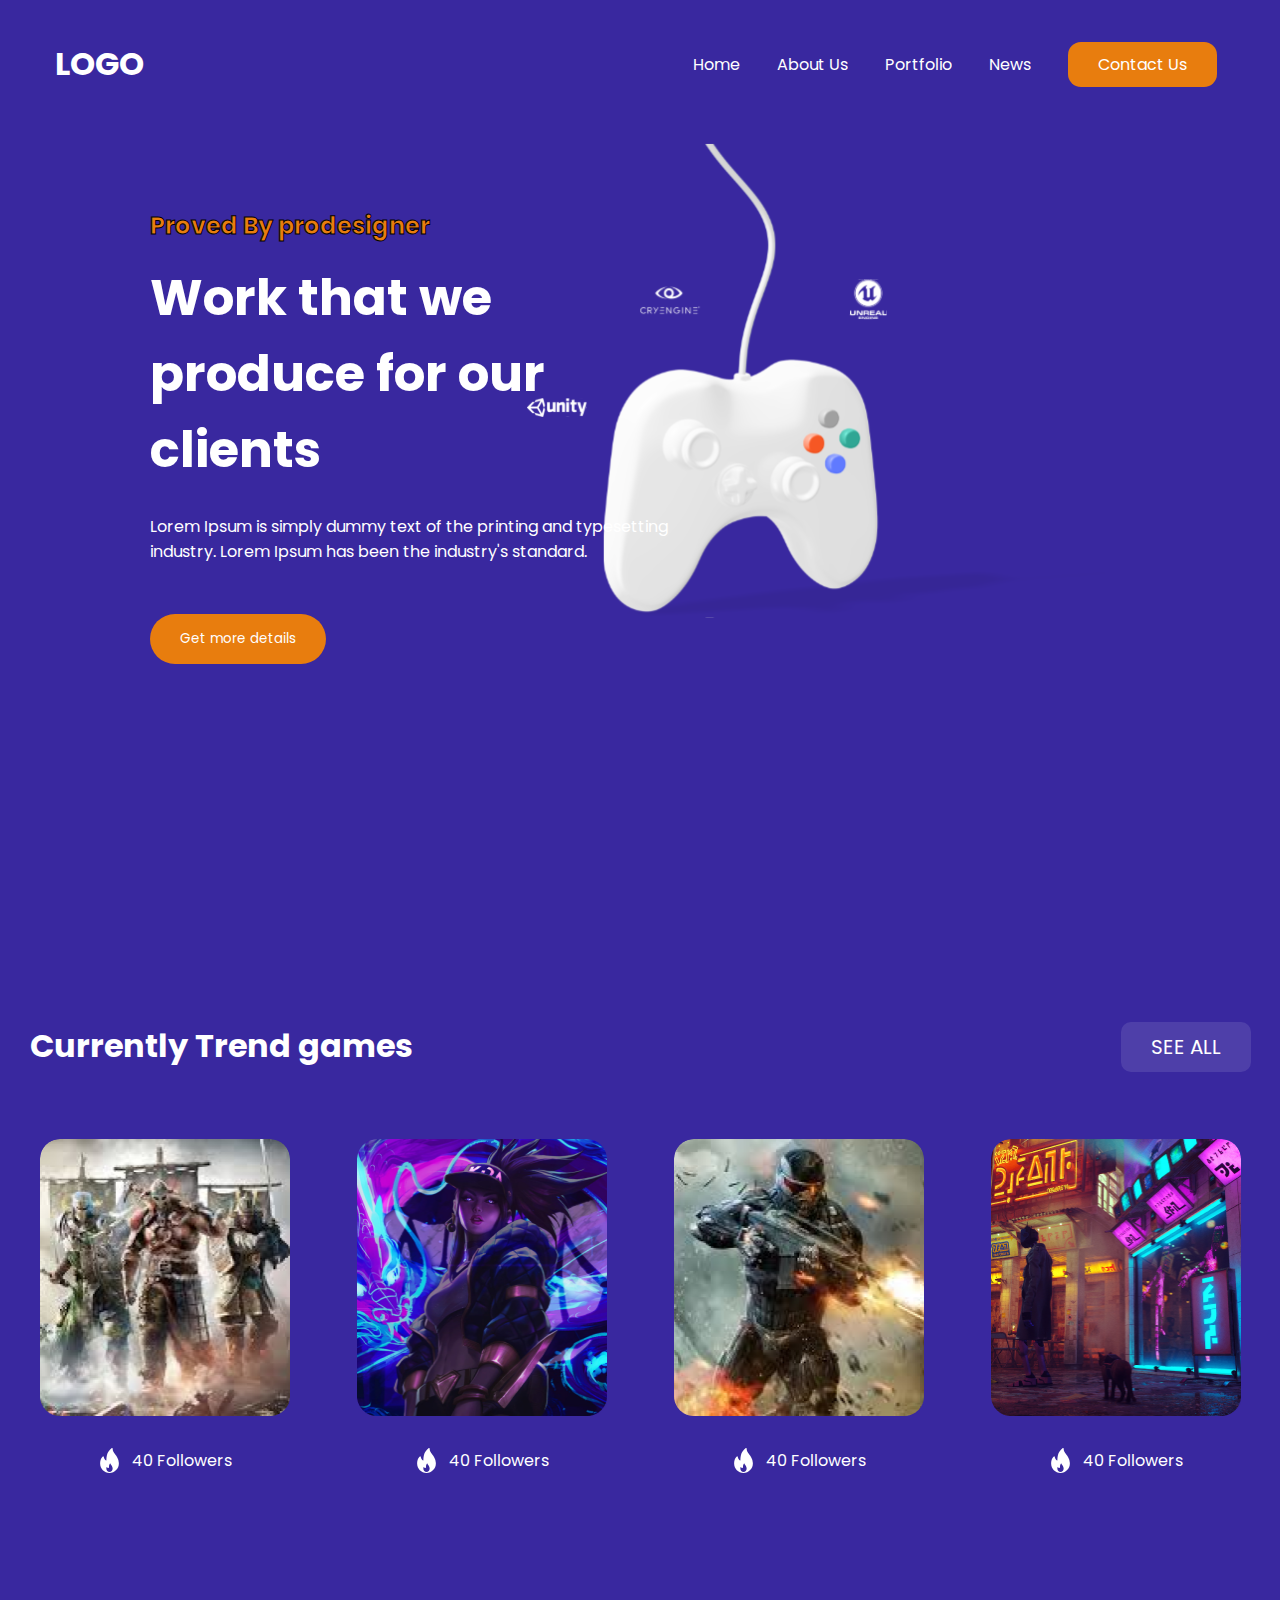
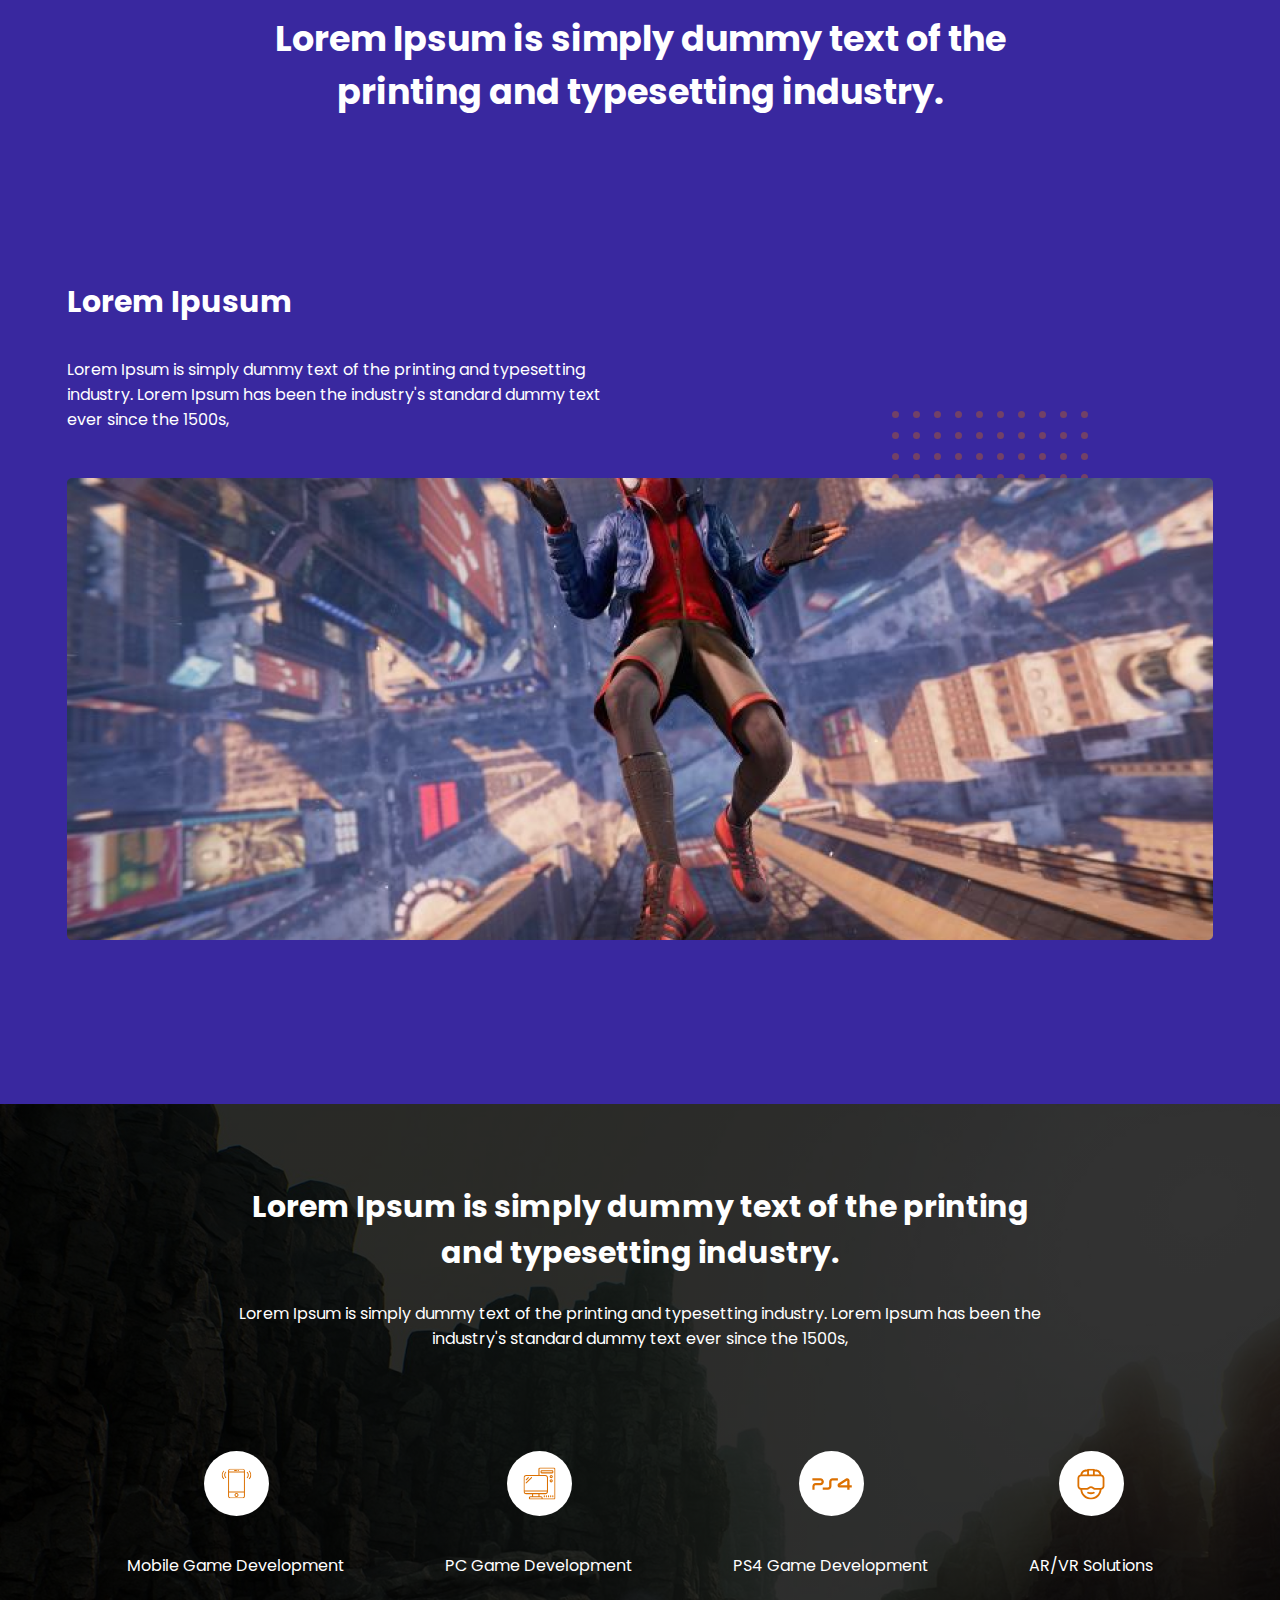
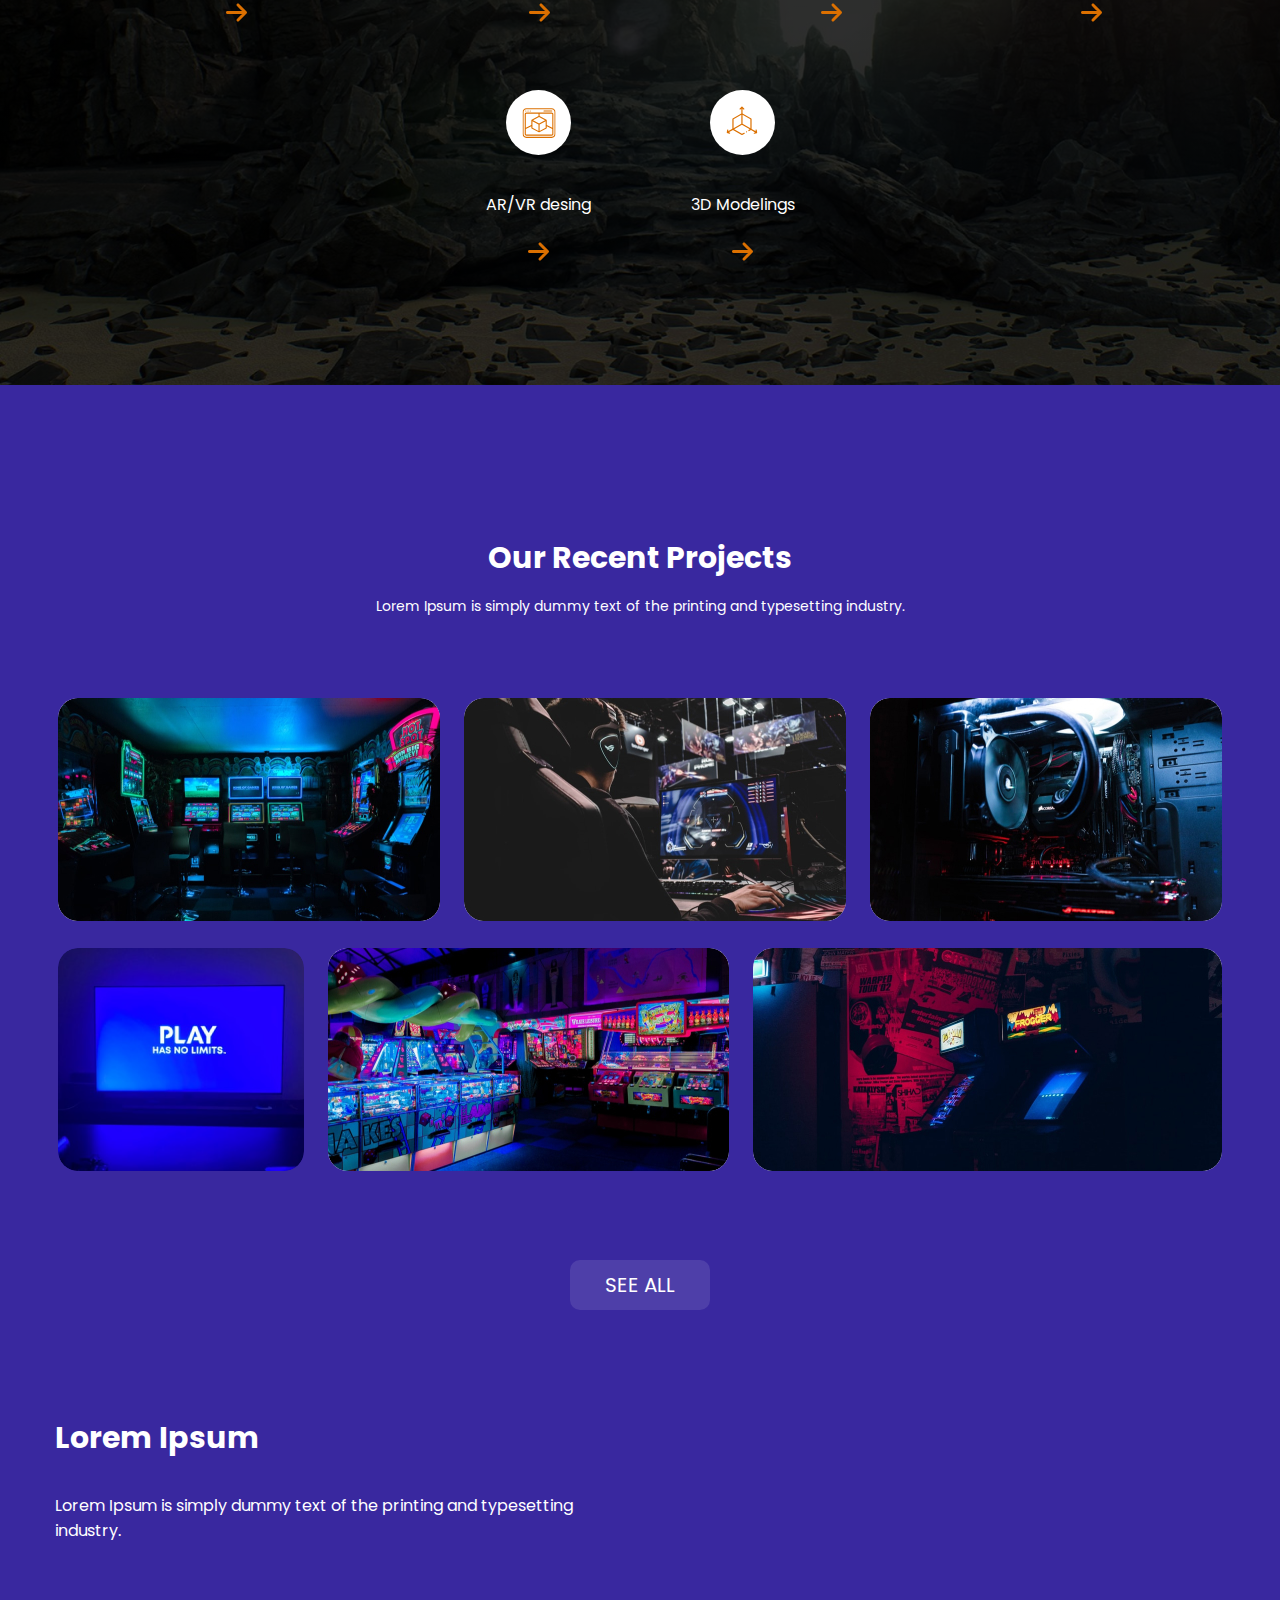
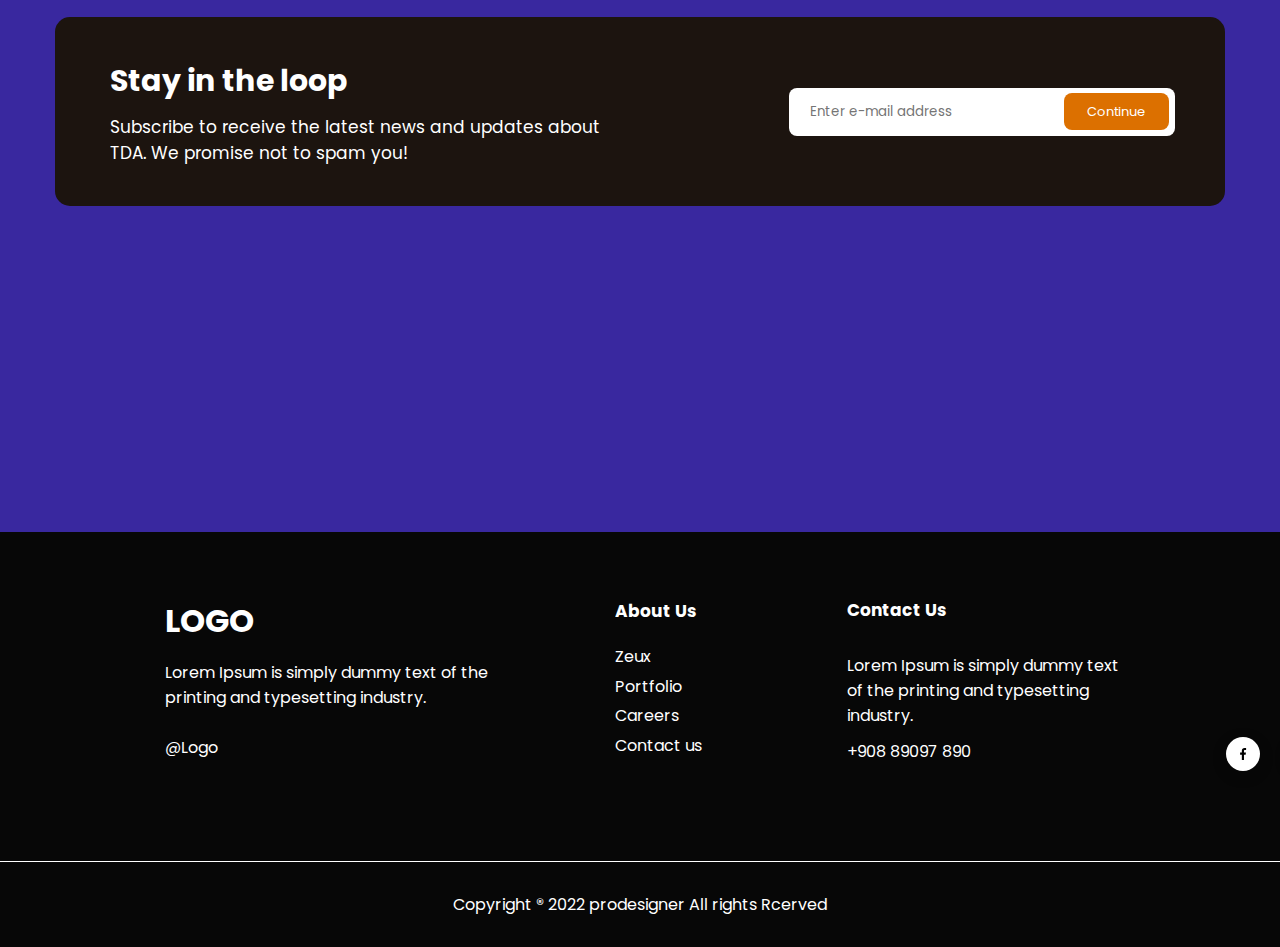
<file: index.html>
<!DOCTYPE html>
<html lang="pt-br">
<head>
    <script src="./script.js" DEF></script>
    <link rel="preconnect" href="https://fonts.googleapis.com">
    <link rel="preconnect" href="https://fonts.gstatic.com" crossorigin>
    <link href="https://fonts.googleapis.com/css2?family=Poppins:ital,wght@0,100;0,200;0,300;0,400;0,500;0,600;0,700;0,800;0,900;1,100;1,200;1,300;1,400;1,500;1,600;1,700;1,800;1,900&family=Rubik:ital,wght@0,300..900;1,300..900&display=swap" rel="stylesheet">
    <meta charset="UTF-8">
    <meta name="viewport" content="width=device-width, initial-scale=1.0">
    <title>a</title>
    <link rel="stylesheet" href="style.css">
</head>
<body>
    <img class="controllerAndEngines" src="./assets/controllerAndEngines.svg" alt="">
    <header>
        <h1>LOGO</h1>
        <nav class="navbar">
            <ul>
                <li><a href="index.html">Home</a></li>
                <li><a href="error404.html">About Us</a></li>
                <li><a href="error404.html">Portfolio</a></li>
                <li><a href="error404.html">News</a></li>
                <li><a class="buttonHeader" href="contactUS.html"><p>Contact Us</p></a></li>
            </ul>
        </nav>
    </header>

    <section id="section1">
        
        <div class="container1">
            <h2>Proved By prodesigner</h2>
            <h1>Work that we produce for our clients</h1>
            <p>Lorem Ipsum is simply dummy text of the printing and typesetting industry. Lorem Ipsum has been the industry's standard.</p>
            <button><a href="error404.html">Get more details</a></button>
        </div>
    </section>

    
    <section id="section2" class="section2">
            <div class="trendgames">
                <div class="trendgamesHeader">
                    <h1>Currently Trend games</h1>
                    <a class="seeAll" href="error404.html"><p>SEE ALL</p></a>
                </div>
                <div class="imageWrapper">
                    <div class="image">
                        <img class="gameImage" src="./assets/img-game1.png" alt="for honor">
                        <div class=" followers"><img src="./assets/fire.svg" alt="fire"><p>40 Followers</p></div>
                    </div>
                    <div class="image">
                        <img class="gameImage" src="./assets/LOL.jpg" alt="">
                        <div class=" followers"><img src="./assets/fire.svg" alt="fire"><p>40 Followers</p></div>
                    </div>
                    <div class="image">
                        <img class="gameImage" src="./assets/crysis.png" alt="crysis">
                        <div class=" followers"><img src="./assets/fire.svg" alt="fire"><p>40 Followers</p></div>
                    </div>
                    <div class="image">
                        <img class="gameImage" src="./assets/stray.png" alt="stray">
                        <div class=" followers"><img src="./assets/fire.svg" alt="fire"><p>40 Followers</p></div>
                    </div>
                </div>
            </div>
        </section>
        <section class="text">
            <p>Lorem Ipsum is simply dummy text
                 of the printing and typesetting 
                 industry.</p>
        </section>
        <section class="gameBanner">
          
            <div>
                <img class="ballsWrapper" src="./assets/ballsWrapper.svg" alt="">
                <h1>Lorem Ipusum</h1>
                <p>
                    Lorem Ipsum is 
                    simply dummy text of
                    the printing and typesetting
                    industry. Lorem Ipsum has been
                    the industry's standard dummy 
                    text ever since the 1500s,
                </p>
                <img class="banner" src="./assets/gameBanner.png" alt="">
            </div>
        </section>
    
    <section class="section3">
        <div class="section3Text">
            <h1>Lorem Ipsum is simply dummy text of the printing and typesetting industry.</h1>
        <p>Lorem Ipsum is simply dummy text of the printing and typesetting industry.
             Lorem Ipsum has been the industry's standard dummy text ever since 
             the 1500s,</p>
        </div>
        <div class="stackWrapper">
            <ul class="firstLineUL">
                <li>
                    <img src="./assets/mobile.svg" alt="Cellphone">
                    <p>Mobile Game Development</p>
                    <a href="error404.html"><img src="assets/arrow.svg" alt="ARROW"></a>
                </li>
                <li>
                    
                    <img src="./assets/pcdev.svg" alt="PC">
                    <p>PC Game Development</p>
                    <a href="error404.html"><img src="assets/arrow.svg" alt="ARROW"></a>
                </li>
                <li>
                    
                    <img src="./assets/ps4.svg" alt="PS4">
                    <p>PS4 Game Development</p>
                    <a href="error404.html"><img src="assets/arrow.svg" alt="PS4"></a>
                </li>
                <li>
                    
                    <img src="./assets/virtualReality.svg" alt="VR">
                    <p>AR/VR Solutions</p>
                    <a href="error404.html"><img src="assets/arrow.svg" alt="ARROW"></a>
                </li>
            </ul>
            <ul class="secondLineUL">
                <li>
                    <img src="./assets/VRdesing.svg" alt="VRdesing">
                    <p>AR/VR desing</p>
                    <a href="error404.html"><img src="assets/arrow.svg" alt="ARROW"></a>
                </li>
                <li>
                    <img src="./assets/3Dmodeling.svg" alt="3D Modeling">
                    <p>3D Modelings</p>
                    <a href="error404.html"><img src="assets/arrow.svg" alt="arrow"></a>
                </li>
            </ul>
        </div>
    </section>
    <section class="section4">
        <div class="section4Text">
            <h1>
                Our Recent Projects
            </h1>
            <p>
                Lorem Ipsum is simply dummy text of the printing and typesetting industry.  
            </p>
        </div>
        <div class="imageGrid">
            <div class="imageLine1">
                <img class="image" src='./assets/Arcade.jpg' alt="Arcade">
                <img class="image" src="./assets/gamerGuy.jpg" alt="Gamer Guy">
                <img class="image" src="./assets/gamerPC.jpg" alt="Gamer PC">
            </div>
            <div class="imageLine2">
                <img class="image" src="./assets/playstation.png" alt="PlayStation">
                <img class="image" src="./assets/Arcade2.jpg" alt="Arcade 2">
                <img class="image" src="./assets/Arcade3.jpg" alt="Arcade 3">
            </div>
        </div>
         
        </div>
        <a class="seeAll" href="error404.html"><p>SEE ALL</p></a>
    </section>  
    <section class="section5">
        <div class="section5Text">
            <h1>Lorem Ipsum</h1>
            <p>Lorem Ipsum is simply dummy text of the printing and typesetting industry. </p>
        </div>
        <div class="inputBox">
            <div class="inputBoxText">
                <h1>Stay in the loop</h1>
                <p>Subscribe to receive the latest news and updates about TDA.
                    We promise not to spam you! </p>
            </div>
            <div class="input">
                <input id="emailInput"  type="email" placeholder="Enter e-mail address" required>
                <button id="continueButton" type="submit">Continue</button>
            </div> 
        </div>
    </section>
    <footer>
       <div class="footerText">
        <div class="textWrapper1">
            <h1>LOGO</h1>
            <p>Lorem Ipsum is simply dummy text of the printing and typesetting industry. </p>  
            <p>@Logo</p>
          </div>
          <div class="textWrapper2">
              <h1>About Us</h1>
              <p><a href="error404.html">Zeux</a>
                  <a href="error404.html">Portfolio</a>
                  <a href="error404.html">Careers</a>
                 <a href="error404.html"> Contact us</a></p>

          </div>
          <div class="textWrapper3">
            <h1>Contact Us</h1>
            <p>Lorem Ipsum is simply dummy text of the printing and typesetting industry. </p>
            <p>+908 89097 890</p>
          </div>
          <div class="socialWrapper">
            <a href="https://www.facebook.com"><img src="./assets/facebook.svg" alt="Facebook logo"></a>
            <a href="https://www.instagram.com"><img src="assets/instagram.svg" alt="Instagram Logo"></a>
            <a href="https://twitter.com"><img src="./assets/twitter.svg" alt="Twitter Logo"></a>
            <a href="https://www.linkedin.com"><img src="./assets/linkedin.svg" alt="LinkedIn Logo"></a>
          </div>
       </div>
        <div class="copyright">
          <p>Copyright ® 2022 prodesigner All rights Rcerved</p>
        </div>
    </footer>
</body>
</html>
</file>
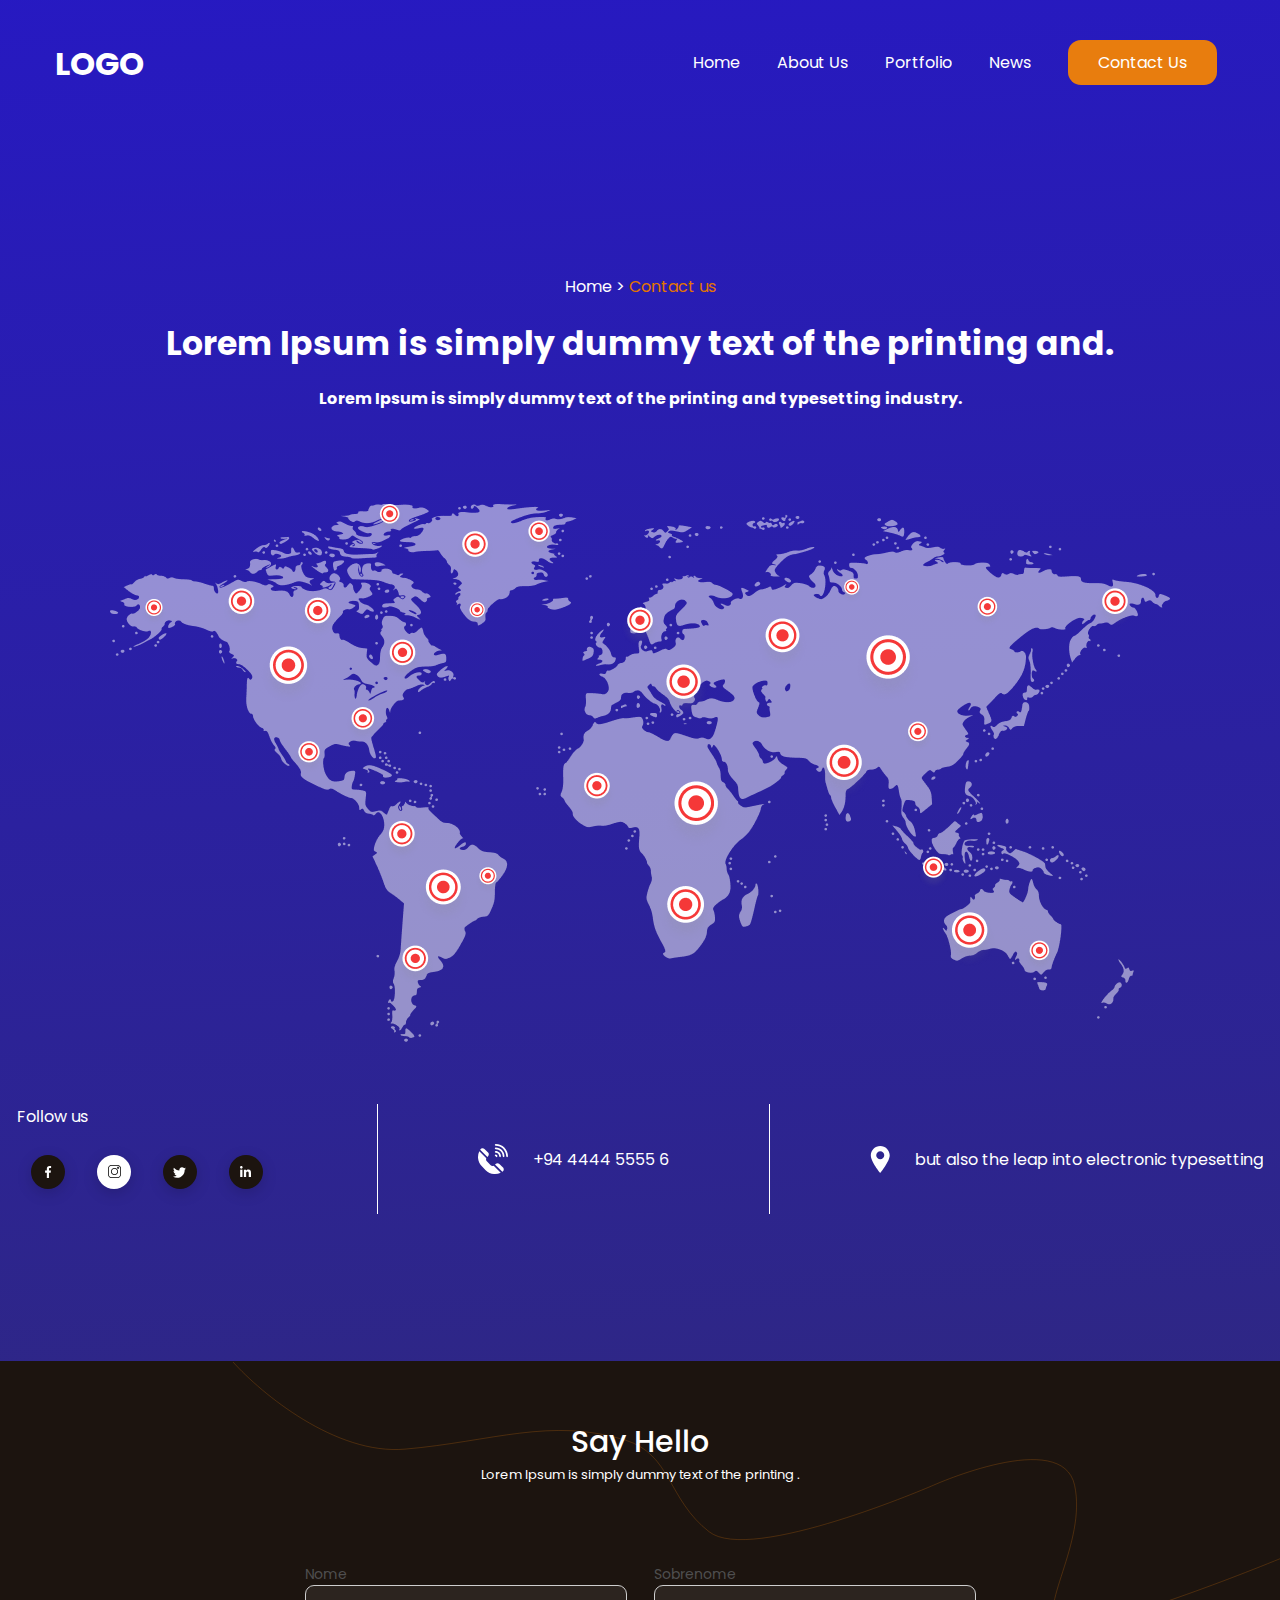
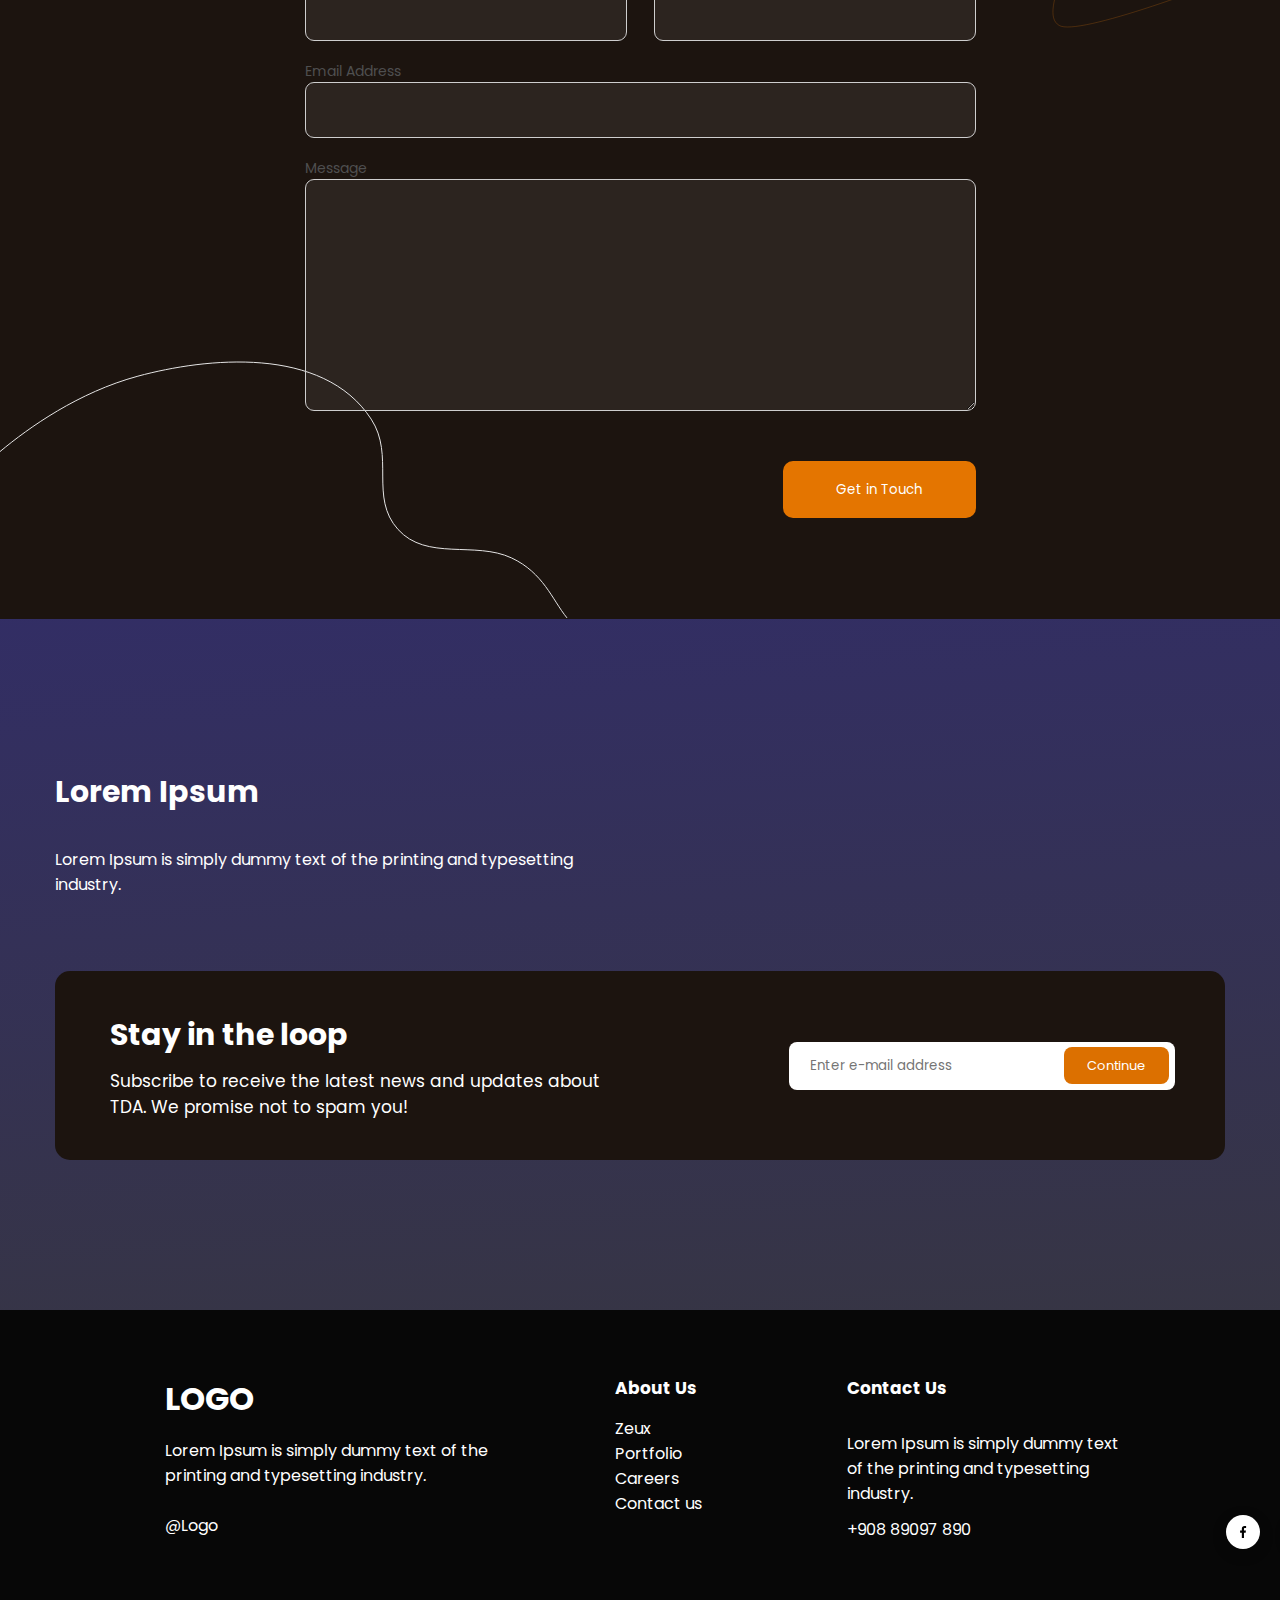
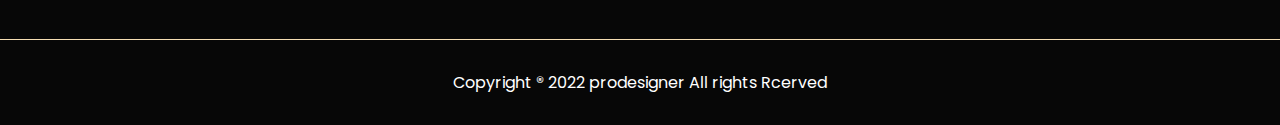
<file: contactUS.html>
<!DOCTYPE html>
<html lang="pt-br">
<head>
    <link rel="preconnect" href="https://fonts.googleapis.com">
    <link rel="preconnect" href="https://fonts.gstatic.com" crossorigin>
    <link href="https://fonts.googleapis.com/css2?family=Poppins:ital,wght@0,100;0,200;0,300;0,400;0,500;0,600;0,700;0,800;0,900;1,100;1,200;1,300;1,400;1,500;1,600;1,700;1,800;1,900&family=Rubik:ital,wght@0,300..900;1,300..900&display=swap" rel="stylesheet">
    <link rel="preconnect" href="https://fonts.googleapis.com">
    <link rel="preconnect" href="https://fonts.gstatic.com" crossorigin>
    <link href="https://fonts.googleapis.com/css2?family=Poppins:ital,wght@0,100;0,200;0,300;0,400;0,500;0,600;0,700;0,800;0,900;1,100;1,200;1,300;1,400;1,500;1,600;1,700;1,800;1,900&display=swap" rel="stylesheet">
    <link rel="stylesheet" href="contactUs.css">
    <meta charset="UTF-8">
    <meta name="viewport" content="width='device-width', initial-scale=1.0">
    <title>a</title>
    <script src="contactUs.js"></script>
</head>
<body>
    <header>
        <h1>LOGO</h1>
        <nav class="navbar">
            <ul>
                <li><a href="index.html">Home</a></li>
                <li><a href="error404.html">About Us</a></li>
                <li><a href="error404.html">Portfolio</a></li>
                <li><a href="error404.html">News</a></li>
                <li class=""><a class="buttonHeader" href="error404.html"><p>Contact Us</p></a></li>
            </ul>
        </nav>
    </header>
    <section class="section1">
        <div class="section1Text">
            <p>Home > <span>Contact us</span></p>
            <h1>Lorem Ipsum is simply dummy text of the printing and.</h1>
            <h2>Lorem Ipsum is simply dummy text of the printing and typesetting industry. </h2>
        </div>
        <img class="worldMap" src="./assets/mundiMap.png" alt="wolrd map">
        <div class="contactWrapper">
            <div class="social">
                <p>Follow us</p>
                <div>
                    <a href="https://www.facebook.com"><img src="./assets/facebookDark.svg" alt="Facebook"></a>
                    <a href="https://www.instagram.com"><img src="./assets/instagram.svg" alt="Instagram"></a>
                    <a href="https://twitter.com"><img src="./assets/twitterDark.svg" alt="Twitter"></a>
                    <a href="https://www.linkedin.com"><img src="./assets/linkedinDark.svg" alt="LinkedIn"></a>
                </div>
            </div>
            <div class="phone">
                <img src="./assets/phone.svg" alt="phone">
                <p>+94 4444 5555 6</p>
            </div>
            <div class="location">
                <img src="./assets/locations.svg" alt="location">
                <p>but also the leap into electronic 
                    typesetting</p>
            </div>
        </div>
    </section>


    <section class="formSection">
        
      <div class="formText">
        <h1>Say Hello</h1>
        <p>Lorem Ipsum is simply dummy text of the printing .</p>
      </div>
      <form id="myForm">
        <div class="nameForms">
            <div class="inputwrapper">
                <label for="firstName" >Nome</label>
                <input type="text" pattern="[A-Za-z ]+" title="Por favor, insira apenas letras" id="firstName" required>
            </div>
            <div class="inputwrapper">
                <label for="lastName">Sobrenome</label>
                <input type="text" pattern="[A-Za-z ]+" title="Por favor, insira apenas letras"  id="lastName" required>
            </div>
        </div>
        <div class="emailForm">
            <div class="inputwrapper">
                <label for="email">Email Address</label>
                <input type="email" id="email" required>
            </div>
        </div>
        <div class="textareaForm">
            <div class="inputwrapper">
                <label for="message">Message</label>
                <textarea id="message" required></textarea>
            </div>
        </div>
        <button type="submit">Get in Touch</button>
    </form>
    </section>
       <section class="inputSection">
        <div class="TEXT">
            <h1>Lorem Ipsum</h1>
            <p>Lorem Ipsum is simply dummy text of the printing and typesetting industry. </p>
        </div>
        <div class="inputBox">
            <div class="inputBoxText">
                <h1>Stay in the loop</h1>
                <p>Subscribe to receive the latest news and updates about TDA.
                    We promise not to spam you! </p>
            </div>
            <div class="input">
                <input id="emailInput"  type="email" placeholder="Enter e-mail address" required>
                <button id="continueButton" type="submit">Continue</button>
            </div>             
        </div>
       </section>
    </section>
    <footer>
       <div class="footerText">
        <div class="textWrapper1">
            <h1>LOGO</h1>
            <p>Lorem Ipsum is simply dummy text of the printing and typesetting industry. </p>  
            <p>@Logo</p>
          </div>
          <div class="textWrapper2">
            <h1>About Us</h1>
            <p><a href="error404.html">Zeux</a>
                <a href="error404.html">Portfolio</a>
                <a href="error404.html">Careers</a>
               <a href="error404.html"> Contact us</a></p>

        </div>
          <div class="textWrapper3">
            <h1>Contact Us</h1>
            <p>Lorem Ipsum is simply dummy text of the printing and typesetting industry. </p>
            <p>+908 89097 890</p>
          </div>
          <div class="socialWrapper">
            <a href="https://www.facebook.com"><img src="./assets/facebook.svg" alt="Facebook logo"></a>
            <a href="https://www.instagram.com"><img src="assets/instagram.svg" alt="Instagram Logo"></a>
            <a href="https://twitter.com"><img src="./assets/twitter.svg" alt="Twitter Logo"></a>
            <a href="https://www.linkedin.com"><img src="./assets/linkedin.svg" alt="LinkedIn Logo"></a>
          </div>
       </div>
        <div class="copyright">
          <p>Copyright ® 2022 prodesigner All rights Rcerved</p>
        </div>
    </footer>
    
</body>
</html>
</file>
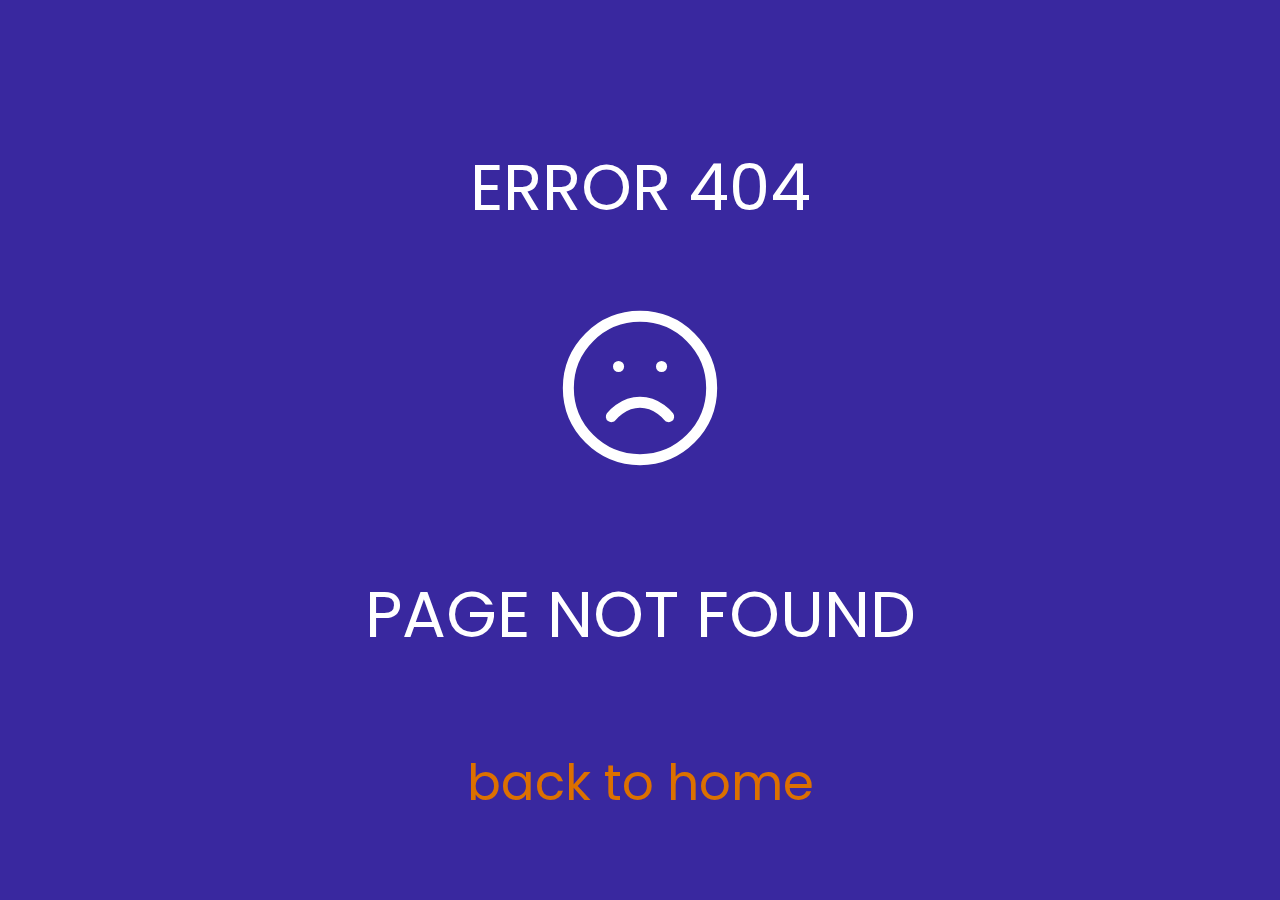
<file: error404.html>
<!DOCTYPE html>
<html lang="en">
<head>
    <link rel="preconnect" href="https://fonts.googleapis.com">
<link rel="preconnect" href="https://fonts.gstatic.com" crossorigin>
<link href="https://fonts.googleapis.com/css2?family=Poppins:ital,wght@0,100;0,200;0,300;0,400;0,500;0,600;0,700;0,800;0,900;1,100;1,200;1,300;1,400;1,500;1,600;1,700;1,800;1,900&display=swap" rel="stylesheet">
    <meta charset="UTF-8">
    <meta name="viewport" content="width=device-width, initial-scale=1.0">
    <title>Document</title>
    <style>
        body {
            font-family: Poppins, sans-serif;
            background-color: #39289F;
            color: white;
            display: flex;
            justify-content: center;
            align-items: center;
            height: 100vh; /* Ensures the content is centered vertically */
            margin: 0; /* Removes default margin */
        }

        div {
            font-size:65px;
            text-align: center; /* Aligns content inside the div */
        }

        a{
            text-decoration: none;
            color:#DC7000;
            font-size: 50px;
        }
        a:hover{
            color:#44311e;
        }
    </style>
</head>
<body>
   <div>
    <p>ERROR 404</p>
    <img src="./assets/sadFace.svg" alt="">
    <p>PAGE NOT FOUND</p>
    <a href="index.html">back to home</a>
   </div>
</body>
</html>
</file>
<file: style.css>
* {
    font-family: Poppins, sans-serif;
    color: var(--white);
    margin: 0;
    padding: 0;
    overflow-x: hidden;
    box-sizing: border-box;
}

:root {
    --blue: #39289F;
    --white: #fff;
}

body {
    width: 100%;
    background-color: var(--blue);
}

.navbar ul {
    justify-content: space-between;
    gap: 37px;
    text-decoration: none;
    font-size: 16px;
    list-style-type: none;
}

header {

    width: 100%;
    display: grid;
    grid-template-columns: 1fr;
    overflow: hidden;
    height: max-content;
    justify-content: space-between;
    padding-left: 55px;
    padding-right: 63.23px;
    padding-top: 40px;
    display: flex;
    font-family: "Poppins", sans-serif;
}

header .navbar ul {
    display: flex;
  
    align-items: center;
}


.container1 {
    width: 527px;
    margin-bottom: 179px;
}

.container1 button {
    border-radius: 40px;
    color: var(--white);
    padding-inline: 30px;
    padding-block: 15px;
    border: none;
    background-color: #E87D0E;
}

.container1 button:hover{
    background-color: #4d6089;
}


.container1 a {
    text-decoration: none;
}

#section1 {
    margin-bottom: 179px;
    margin-top: 120px;
    margin-left: 150px;
    width: 100%;
    justify-content: space-between;
    gap: 94px;
}

.trendgames {
    margin: 0 auto;
    display: flex;
    flex-direction: column;
    margin-bottom: 129px;
    width: max-content;
}

.section2 {
    width: max-content;
    margin: 0 auto;
    text-align: center;
}

.navbar {
    display: flex;
}

.navbar a {
    text-decoration: none;
}

.navbar ul :nth-child(5) {
    background-color: #E87D0E;
    border: none;
    padding: 10px 30px;
    cursor: pointer;
    border-radius: 13px;

}

.seeAll:hover{
    background-color: #4d6089;;
}

.navbar ul :nth-child(5):hover {
    background-color:#4d6089;
}

.trendgamesHeader {
    text-align: left;
}


.container1 h2 {
    font-size: 20;
    font-weight: bold;
    color: #E87D0E;
    margin-bottom: 17px;
    -webkit-text-stroke-width: 1px;
    -webkit-text-stroke-color: #000;
}

.container1 h1 {
    font-size: 50px;
    font-weight: bold;
    margin-bottom: 26px;
}

.container1 p {
    font-size: 16px;
    font-weight: medium;
    margin-bottom: 50px;
}

.controllerAndEngines {
    position: absolute;
    z-index: -2;
    top: 0;
    right: 175px;
    width: 578px;
    height: 761px;
}

.imageWrapper {
    display: flex;
    justify-content: center;
    gap: 47px;
}

.imageWrapper .gameImage {
    width: 250px;
    height: 277px;
}

.trendgamesHeader {
    display: flex;
    margin-bottom: 57px;
    justify-content: space-between;
}

.followers {
    margin-top: 25px;
    justify-content: center;
    gap: 10px;
    display: flex;
    text-align: center;
}

.text {
    font-size: 35px;
    font-weight: bold;
    margin-bottom: 67px;
    text-align: center;
    margin: 0 auto;
    width: 826px;
    justify-content: center;
}

main {
    padding-inline: 147px;
}

.gameBanner {
    border: 5px;
    margin-bottom: 157px;
    justify-content: center;
    display: flex;
    flex-direction: column;
    align-items: center;
}

.gameBanner h1 {
    font-size: 30px;
}

.gameBanner p {
    font-size: 16px;
    margin-top: 32px;
    margin-bottom: 46px;
    width: 545px;
}

.gameBanner banner {
    width: 100%;
    height: auto;
}

.gameBanner .ballsWrapper {
    position: relative;
    left: 825px;
    top: 293px;
    z-index: -1;
}

.section3 {
    background: linear-gradient(rgba(0, 0, 0, .8), rgba(0, 0, 0, .8)),
               url('./assets/stacksWrapperBG.jpg') no-repeat;
    width: 100%;
    height: 881px;
    background-position: 0;
    background-size: cover;
    background-repeat: no-repeat;
}

.section3Text {
    margin-top: 80px;
    align-items: center;
    text-align: center;
    width: 100%;
    display: flex;
    flex-direction: column;
}

.section3 h1 {
    margin-bottom: 25px;
    font-size: 30px;
    font-weight: bold;
    width: 836px;
}

.section3Text p {
    font-size: 16px;
    width: 820px;
}

.stackWrapper li {
    text-align: center;
}

.firstLineUL,
.secondLineUL {
    display: flex;
    align-items: center;
    justify-content: center;
    gap: 100px;
}

.firstLineUL {
    margin-top: 100px;
    margin-bottom: 60px;
}

.firstLineUL p,
.secondLineUL p {
    margin-top: 30px;
    margin-bottom: 24px;
}

.section4 {
    margin-bottom: 105px;
    margin-top: 150px;
}

.section4Text {
    text-align: center;
}

.section4Text h1 {
    font-weight: bold;
    font-size: 30px;
    margin-bottom: 15px;
}

.section4Text p {
    font-size: 14px;
}

.imageGrid {
    width: max-content;
    height: max-content;
    display: flex;
    flex-direction: column;
    margin: 0 auto;
    margin-top: 71px;
    margin-bottom: 72px;
}

.image {
    border-radius: 20px;
    margin: 10px 10px;
}

.seeAll {
    display: flex;
    flex-direction: column; 
    max-height: 57px;
    max-width: 140px;
    border-radius: 10px;
    padding-inline: 30px;
    padding-block: 10px;
    font-family: Rubik, sans-serif;
    font-size: 20px;
    text-align: center;
    text-decoration: none;
    align-items: center;
    background-color: rgba(255, 255, 255, 0.11);
}

.seeAll p {
    margin: 0 auto;
    
}

.section4 .seeAll {
    display: flex;
    margin: 0 auto;
}

.inputBox {
    display: flex;
    margin: 0 auto;
    margin-bottom: 163px;
    display: flex;
    width: 1170px;
    background-color: #1C140F;
    height: 189px;
    border-radius: 15px;
    padding-left: 55px;
    padding-right: 50px;
}

.inputBoxText{
    width: 516px;
}

.inputBoxText{
    display: flex;
    flex-direction: column;
    margin:auto 0;
}

.inputBoxText p {font-size: 17px;}

.inputBoxText h1{
    font-size: 30px;
    font-weight: medium;
    margin-bottom:10px ;
}

.input {
    border-radius: 8px;
    justify-content: space-between;
    display: flex;
    
    align-items: center;
    width: 385.68px;
    height: 48px;
    padding-left: 20.55px;
    padding-right: 6.24px;
    background-color: var(--white);
}

.input input {
    color:black;
    border: none;
    height: 100%;
    width: 70%;
    outline: none;
}

.input{

    color: #000;
    display: flex;
    margin:auto;
    margin-right: 0;
}

.section5Text{
    margin: 0 auto;
    width: 1170px; ;
    justify-content: flex-start;
    margin-bottom: 74px;
}

.section5Text h1{
    margin-bottom: 32px;
    font-size: 30px;

}

.section5Text p{
    width: 545px;
  
}

.input button{
    width:105px;
    cursor: pointer;
    font-size: 13px;
    border-radius:8px;
    border: none;
    background-color: #DC7000;
    height: 37px;
}


.section5{
    margin-bottom:163px ;
}

footer{ 
   display: flex;
   flex-direction: column;
   margin: 0 auto;
    background-color: #070707;
}


.footerText{
    display: flex;
    margin-top: 79px;
    margin-bottom: 53px;
    display: flex;
    margin: 0 auto;
    padding: 65px;

    
}
.textWrapper1{
    width: 372px;
    margin-left: 100px;
    margin-right: 78px;
}

.textWrapper1 p{
    margin-top:15px ;
    margin-bottom:25px ;
}

.textWrapper2 h1{
    font-weight: medium;
    margin-bottom:15px;
    font-size: 17px;
}

.textWrapper2{
    width: 88px;
    margin-right: 144px;
}

hr{
    height: 0.8px;
}

.textWrapper2{
    line-height: 186.3%;
    
}

.input #continueButton:hover{
    background-color: #4d6089;;
} 


.textWrapper3{
    width: 282px;
    margin-right:83px;
}

.textWrapper3 h1{
    font-weight: medium;
    font-size: 17px;
}

.textWrapper3 p:nth-child(2){
    margin-top: 30px; 
    margin-bottom: 11px;
}

.socialWrapper{
display: flex;
margin-top: 130px;
}
.copyright {
    width: 100%;
    text-align: center;
    border-top: solid 1px ;
    padding-block: 30px;
}


.navbar li a:hover{
    color: #949494;
}

.textWrapper2 p a {
    text-decoration: none;
}

.textWrapper2 p a:hover{
    color:#949494;
}
</file>
<file: contactUs.css>
* {
    font-family: Poppins, sans-serif;
    color: var(--white);
    margin: 0;
    padding: 0;
    overflow-x: hidden;
    box-sizing: border-box;
}

:root {
    --blue: #39289F;
    --white: #ffffff;
}

body {
    width: 100%;

    background: linear-gradient(176.32deg, #2211E7 -26.24%, #383837 96.98%);
}

.navbar ul {
    justify-content: space-between;
    gap: 37px;
    text-decoration: none;
    font-size: 16px;
    list-style-type: none;
}

header { 

    width: 100%;
    display: grid;
    grid-template-columns: 1fr;
    overflow: hidden;
    height: max-content;
    justify-content: space-between;
    padding-left: 55px;
    padding-right: 63.23px;
    padding-top: 40px;
    display: flex;
    font-family: "Poppins", sans-serif;
}

header .navbar ul {
    display: flex;
    align-items: center;
}

header a {
    text-decoration: none;
}

.navbar ul :nth-child(5) {
    background-color: #E87D0E;
    border: none;
    padding: 10px 30px;
    cursor: pointer;
    border-radius: 13px;

}



.inputBox {
    display: flex;
    margin: 0 auto;
    display: flex;
    width: 1170px;
    background-color: #1C140F;
    height: 189px;
    border-radius: 15px;
    padding-left: 55px;
    padding-right: 50px;
}

.inputBoxText{
    width: 516px;
}

.inputBoxText{
    display: flex;
    flex-direction: column;
    margin:auto 0;
}

.inputBoxText p {font-size: 17px;}

.inputBoxText h1{
    font-size: 30px;
    font-weight: medium;
    margin-bottom:10px ;
}

.input {
    border-radius: 8px;
    justify-content: space-between;
    display: flex;
    align-items: center;
    width: 385.68px;
    height: 48px;
    padding-left: 20.55px;
    padding-right: 6.24px;
    background-color: var(--white);
}

.input input {
    color:black;
    border: none;
    height: 100%;
    width: 70%;
    outline: none;
}

.input{

color: #000;
    display: flex;
    margin:auto;
    margin-right: 0;
}

footer{ 
   display: flex;
   flex-direction: column;
   margin: 0 auto;
    background-color: #070707;
}

.footerText{
    display: flex;
    margin-top: 79px;
    margin-bottom: 53px;
    display: flex;
    margin: 0 auto;
    padding: 65px;
}

.textWrapper1{
    width: 372px;
    margin-left: 100px;
    margin-right: 78px;
}

.textWrapper1 p{
    margin-top:15px ;
    margin-bottom:25px ;
}

.textWrapper2 h1{
    font-weight: medium;
    margin-bottom:15px;
    font-size: 17px;
}

.textWrapper2{
    width: 88px;
    margin-right: 144px;
}

.textWrapper3{
    width: 282px;
    margin-right:83px;
}

.textWrapper3 h1{
    font-weight: medium;
    font-size: 17px;
}

.textWrapper3 p:nth-child(2){
    margin-top: 30px; 
    margin-bottom: 11px;
}

.socialWrapper{
    display: flex;
    margin-top: 130px;
}

.copyright {
    width: 100%;
    text-align: center;
    border-top: solid 1px wheat;
    padding-block: 30px;
}

.section1{

    width: 100%;
    display: flex;
    margin: 0 auto;
    margin-top: 186px;
    text-align: center;
    flex-direction: column;
    justify-content: center;
}

.section1 p span{
    color:#E47500;
}

.section1Text p {
    margin-bottom: 15px;
}

.section1 h1{
    font-size: 33px;
    line-height: 180.5%;
    font-weight: semibold;
}

.section1 h2{
    font-weight: medium;
    font-size: 16px;
    margin-top: 13px;
}

.section1 .worldMap{
    width: fit-content;
    margin: 0 auto;
    margin-bottom: 62px ;
}

.section1Text{
    margin-bottom: 93px;
}

.social{
    width: fit-content;
    margin: auto;
    display: flex;
    flex-direction: column;
    
}

.social p{
    display: flex;
    margin-bottom: 16px;
}

.contactWrapper{
    display: flex;
    margin: 0 auto;
    justify-content: space-between;
    gap: 100px;
}



.phone{
    justify-content: space-between;
    gap: 25px;
    display: flex;
    align-items: center;
    padding-inline: 100px;
    border-inline:solid 1px var(--white) ;

}

.phone img{
width: 30px;
height: 30px;
}

.location{
    justify-content: space-between;
    gap: 25px;
    display: flex;
    align-items: center;

}

.inputSection{
    margin-top:150px ;
    
}

.formSection .formText{
    margin: 0 auto;
    display: flex;
    margin-top:58px ;
    flex-direction: column;
    text-align: center;
}

.formSection{
    width: 100%;
    margin-top: 147px;
    background-color: #1C140F;
    height: 858px;
}

form{
    margin: 0 auto;
    width: 671px;
}

form label {
    color:#4F4F4F;
    font-size: 14px;
    font-weight: medium;
}

form input, textarea{
    outline: none;
    padding: 5px;
    border: 0.06px solid #CECECE;
    border-radius: 9px;
    background-color: rgba(255, 255, 255, 0.07) ;
}

form input{
    height: 56px;
    padding: 5px;
}

.formText h1{
    font-size: 30px;
    font-weight: 500;
}
form{
    margin-top:79px;
}

.formText p{
    font-size: 13px;
    font-weight: medium;
}
.nameForms{
    display: flex;
    margin-bottom: 20px;
    gap: 27px;
}

.nameForms input{
    width:322px;
}

.nameForms .inputwrapper {
    display: flex;   
    flex-direction: column;
}

.emailForm .inputwrapper{
    display: flex;
    flex-direction: column;
}

.emailForm{
    margin-bottom: 20px;
}

.textareaForm .inputwrapper{
    display: flex;
    flex-direction: column;
}

.textareaForm textarea{
    height:232px ;
}

form button{
    cursor: pointer;
    background-color: #E47500;
    height: 57px;
    display: flex;
    margin-left: 478px;
    margin-top: 50px;
    width: 193px;
    line-height: 204.4%;
    border: none;
    border-radius:10px ;
    justify-content: center;
    align-items: center;
}
    
.formSection{
    background-image: url('./assets/lineTOP.svg'), url('./assets/lineBOTTOM.svg');
    background-position: top right, bottom left;
    background-repeat: no-repeat, no-repeat;
}

.inputSection{
    display: flex;
    flex-direction: column;
    margin: 0 auto;
    width: min-content;
    margin-block:150px ;
}

.TEXT{
    display: flex;
    flex-direction: column;
    margin-bottom: 74px;
}

.TEXT h1{
    margin-bottom:32px ;
    font-size: 30px;
}

.TEXT p{
    width: 545px;
}
.input button{
    width:105px;
    cursor: pointer;
    font-size: 13px;
    border-radius:8px;
    border: none;
    background-color: #DC7000;
    height: 37px;
}

.navbar li a:hover {
    color: #949494;
}

.input button:hover {
    background-color: #4d6089;
}

.navbar ul :nth-child(5):hover {
    background-color: #4d6089;
}

.seeAll:hover {
    background-color: #4d6089;
}

.container1 button:hover {
    background-color: #4d6089;
}

.textWrapper2 p a {
    text-decoration: none;
}

.textWrapper2 p a:hover{
    color:#949494;
}

form button:hover{
    background-color: #4d6089;
}
</file>
